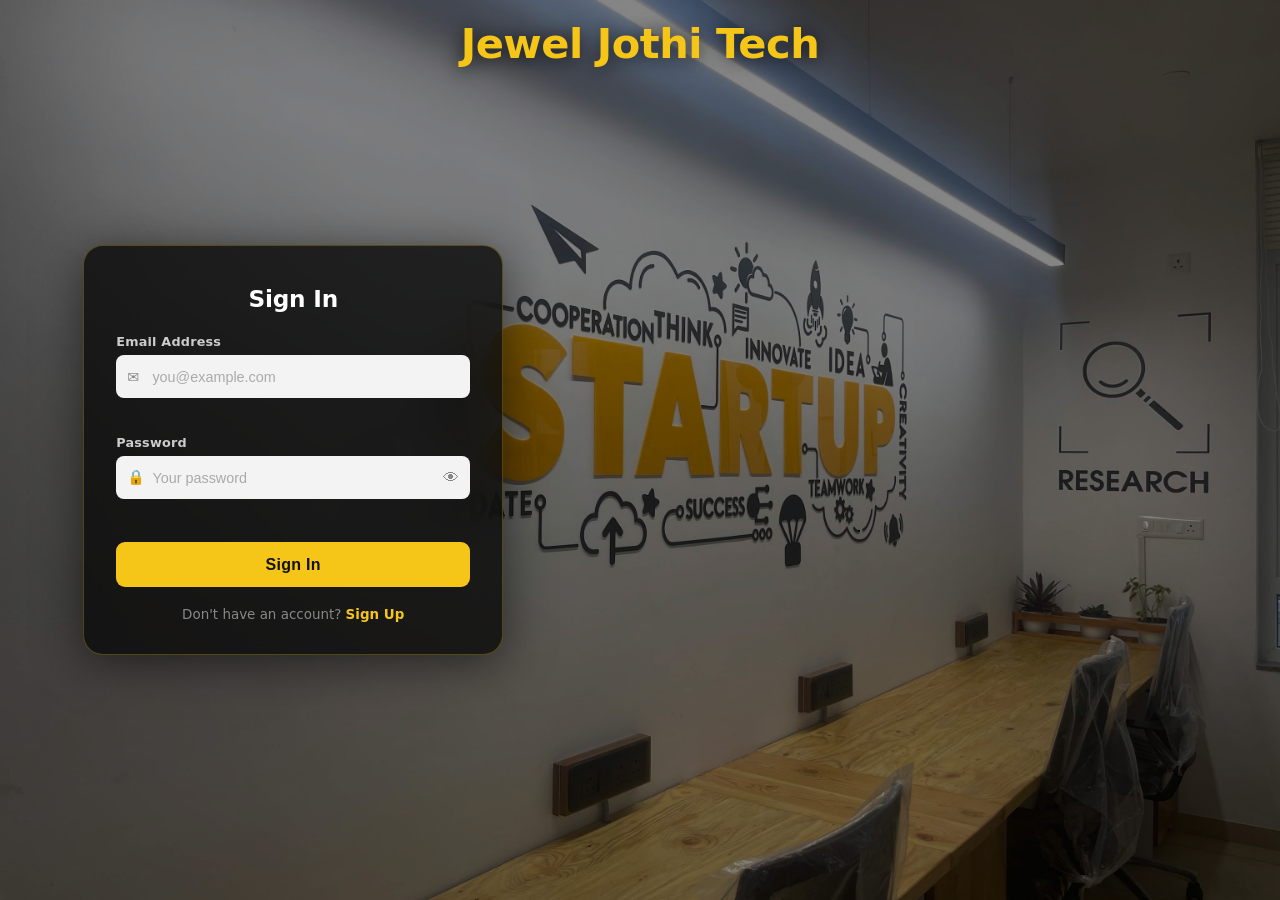
<file: index.html>
<!DOCTYPE html>
<html lang="en">
<head>
  <meta charset="UTF-8">
  <meta name="viewport" content="width=device-width, initial-scale=1.0">
  <title>Jewel Jothi Tech — Login</title>
  <link rel="stylesheet" href="index.css">
</head>
<body>

  <!-- Full-screen background -->
  <div class="bg-overlay"></div>

  <!-- Site title top-center -->
  <h1 class="site-title">Jewel Jothi Tech</h1>

  <!-- Glass card — left side -->
  <div class="glass-card" id="glassCard">

    <!-- ════════════ LOGIN PANEL ════════════ -->
    <div class="panel" id="loginPanel">
      <h2 class="panel-title">Sign In</h2>

      <div class="alert alert-error"   id="loginError"></div>
      <div class="alert alert-success" id="loginSuccess"></div>

      <div class="field-group">
        <label>Email Address</label>
        <div class="input-wrap">
          <span class="fi">&#9993;</span>
          <input type="email" id="loginEmail" placeholder="you@example.com" autocomplete="email">
        </div>
        <span class="field-err" id="loginEmailErr"></span>
      </div>

      <div class="field-group">
        <label>Password</label>
        <div class="input-wrap">
          <span class="fi">&#128274;</span>
          <input type="password" id="loginPassword" placeholder="Your password" autocomplete="current-password">
          <span class="eye" id="loginEye" onclick="togglePw('loginPassword','loginEye')">&#128065;</span>
        </div>
        <span class="field-err" id="loginPasswordErr"></span>
      </div>

      <button class="btn-primary" id="loginBtn" onclick="submitLogin()">Sign In</button>

      <p class="switch-text">
        Don't have an account?
        <a href="#" onclick="switchTo('register')">Sign Up</a>
      </p>
    </div>

    <!-- ════════════ REGISTER PANEL ════════════ -->
    <div class="panel hidden" id="registerPanel">
      <h2 class="panel-title">Create Account</h2>

      <div class="alert alert-error"   id="regError"></div>
      <div class="alert alert-success" id="regSuccess"></div>

      <div class="row-2">
        <div class="field-group">
          <label>First Name</label>
          <div class="input-wrap">
            <span class="fi">&#128100;</span>
            <input type="text" id="regFirst" placeholder="First name" autocomplete="given-name">
          </div>
          <span class="field-err" id="regFirstErr"></span>
        </div>

        <div class="field-group">
          <label>Last Name</label>
          <div class="input-wrap">
            <span class="fi">&#128100;</span>
            <input type="text" id="regLast" placeholder="Last name" autocomplete="family-name">
          </div>
          <span class="field-err" id="regLastErr"></span>
        </div>
      </div>

      <div class="field-group">
        <label>Email Address</label>
        <div class="input-wrap">
          <span class="fi">&#9993;</span>
          <input type="email" id="regEmail" placeholder="you@example.com" autocomplete="email">
        </div>
        <span class="field-err" id="regEmailErr"></span>
      </div>

      <div class="field-group">
        <label>Password</label>
        <div class="input-wrap">
          <span class="fi">&#128274;</span>
          <input type="password" id="regPassword" placeholder="Min. 6 characters">
          <span class="eye" id="regEye" onclick="togglePw('regPassword','regEye')">&#128065;</span>
        </div>
        <span class="field-err" id="regPasswordErr"></span>
      </div>

      <div class="field-group">
        <label>Confirm Password</label>
        <div class="input-wrap">
          <span class="fi">&#128274;</span>
          <input type="password" id="regConfirm" placeholder="Repeat password">
        </div>
        <span class="field-err" id="regConfirmErr"></span>
      </div>

      <button class="btn-primary" id="regBtn" onclick="submitRegister()">Create Account</button>

      <p class="switch-text">
        Already have an account?
        <a href="#" onclick="switchTo('login')">Sign In</a>
      </p>
    </div>

  </div><!-- /glass-card -->

  <script src="Script.js"></script>
</body>
</html>
</file>
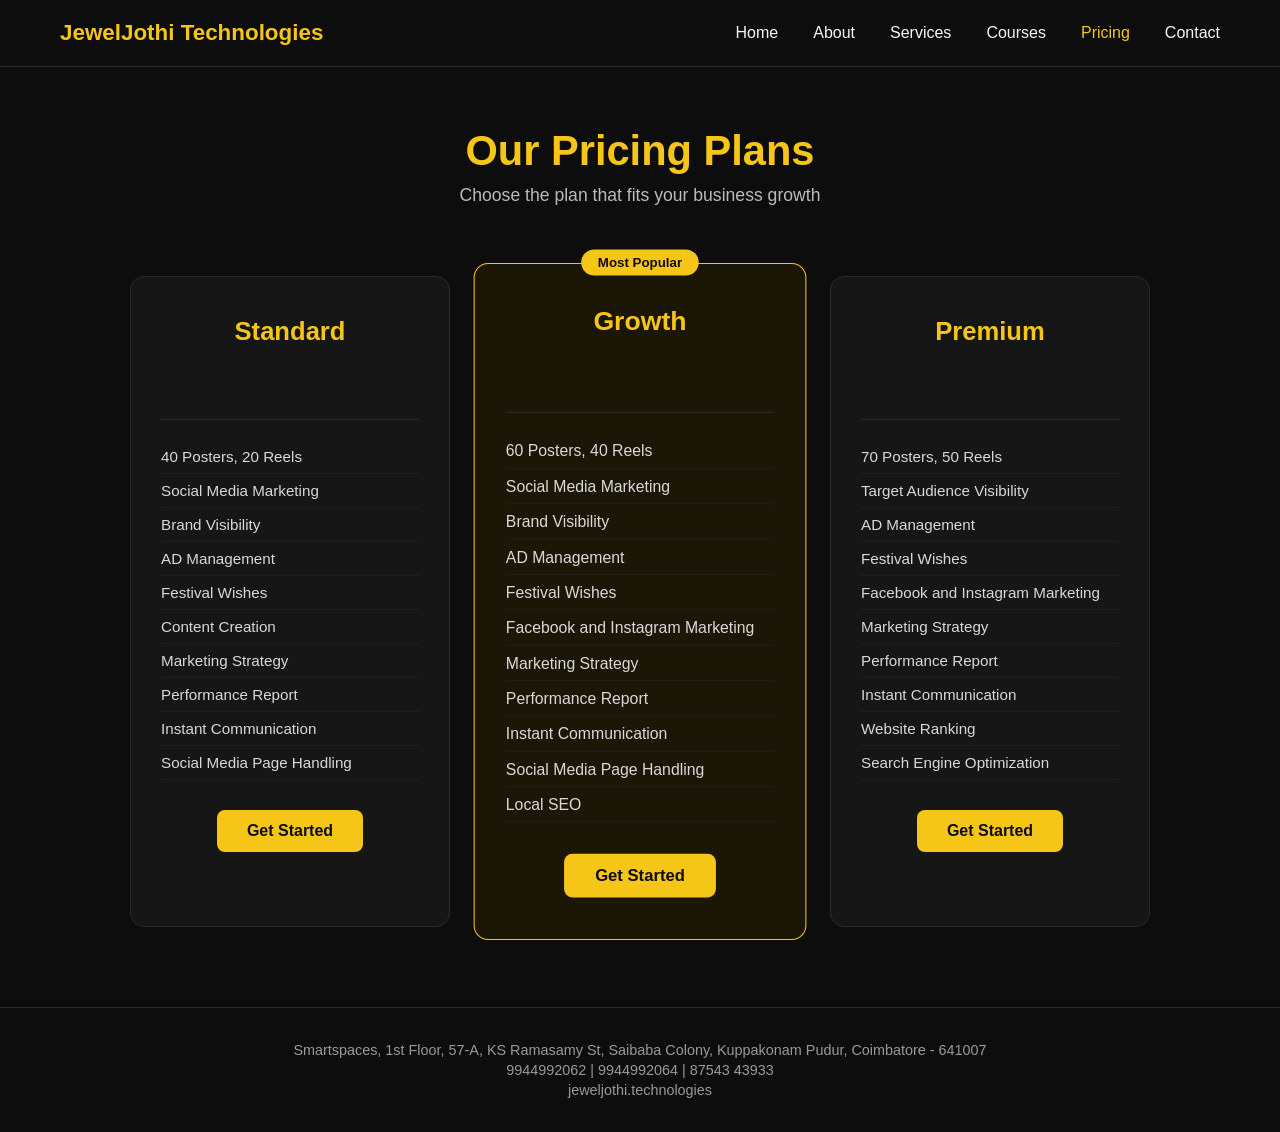
<file: packages.html>
<!DOCTYPE html>
<html lang="en">
<head>
<meta charset="UTF-8">
<meta name="viewport" content="width=device-width, initial-scale=1.0">
<title>Pricing Plans | JewelJothi Technologies</title>
<style>
  /* ===== GLOBAL ===== */
  * {
    margin: 0;
    padding: 0;
    box-sizing: border-box;
  }

  body {
    background-color: #0d0d0d;
    color: #f5f5f5;
    font-family: 'Segoe UI', Arial, sans-serif;
  }

  a {
    text-decoration: none;
  }

  /* ===== NAVBAR ===== */
  .navbar {
    display: flex;
    justify-content: space-between;
    align-items: center;
    padding: 20px 60px;
    background-color: #0d0d0d;
    border-bottom: 1px solid #2a2a2a;
  }

  .logo {
    font-size: 1.4rem;
    font-weight: bold;
    color: #f5c518;
  }

  .nav-links {
    display: flex;
    list-style: none;
    gap: 35px;
  }

  .nav-links a {
    color: #f5f5f5;
    font-size: 1rem;
    transition: color 0.3s ease;
  }

  .nav-links a:hover,
  .nav-links a.active {
    color: #f5c518;
  }

  /* ===== PAGE TITLE ===== */
  .page-title {
    text-align: center;
    padding: 60px 20px 30px;
  }

  .page-title h1 {
    font-size: 2.6rem;
    color: #f5c518;
    margin-bottom: 10px;
  }

  .page-title p {
    color: #bbbbbb;
    font-size: 1.1rem;
  }

  /* ===== PRICING SECTION ===== */
  .pricing-section {
    display: flex;
    flex-wrap: wrap;
    justify-content: center;
    gap: 30px;
    padding: 40px 60px 80px;
  }

  .pricing-card {
    background-color: #161616;
    border: 1px solid #2a2a2a;
    border-radius: 14px;
    padding: 40px 30px;
    width: 320px;
    text-align: center;
    position: relative;
    transition: transform 0.3s ease, border-color 0.3s ease;
  }

  .pricing-card:hover {
    transform: translateY(-8px);
    border-color: #f5c518;
  }

  .pricing-card.featured {
    border-color: #f5c518;
    background-color: #1c1606;
    transform: scale(1.04);
  }

  .badge {
    position: absolute;
    top: -14px;
    left: 50%;
    transform: translateX(-50%);
    background-color: #f5c518;
    color: #0d0d0d;
    font-size: 0.8rem;
    font-weight: bold;
    padding: 5px 16px;
    border-radius: 20px;
  }

  .plan-name {
    font-size: 1.6rem;
    color: #f5c518;
    margin-bottom: 8px;
  }

  .plan-duration {
    color: #999;
    font-size: 0.95rem;
    min-height: 20px;
    margin-bottom: 10px;
  }

  .plan-price {
    font-size: 1.5rem;
    font-weight: bold;
    color: #ffffff;
    min-height: 36px;
    margin-bottom: 20px;
    border-bottom: 1px solid #2a2a2a;
    padding-bottom: 20px;
  }

  .plan-features {
    list-style: none;
    text-align: left;
    margin-bottom: 30px;
  }

  .plan-features li {
    padding: 8px 0;
    color: #d9d9d9;
    font-size: 0.95rem;
    border-bottom: 1px solid #1f1f1f;
  }

  .plan-btn {
    display: inline-block;
    background-color: #f5c518;
    color: #0d0d0d;
    font-weight: bold;
    padding: 12px 30px;
    border-radius: 8px;
    transition: background-color 0.3s ease;
  }

  .plan-btn:hover {
    background-color: #ffffff;
  }

  /* ===== FOOTER ===== */
  .footer {
    text-align: center;
    padding: 30px 20px;
    border-top: 1px solid #2a2a2a;
    color: #999;
    font-size: 0.9rem;
  }

  .footer p {
    margin: 4px 0;
  }

  /* ===== RESPONSIVE ===== */
  @media (max-width: 768px) {
    .navbar {
      flex-direction: column;
      gap: 15px;
      padding: 20px;
    }
    .nav-links {
      flex-wrap: wrap;
      justify-content: center;
      gap: 18px;
    }
    .pricing-section {
      padding: 30px 20px 60px;
    }
  }
</style>
</head>
<body>

  <!-- ===== NAVBAR ===== -->
  <header class="navbar">
    <div class="logo">JewelJothi Technologies</div>
    <nav>
      <ul class="nav-links">
        <li><a href="Home.php">Home</a></li>
        <li><a href="Home.php#about">About</a></li>
        <li><a href="index.html#services">Services</a></li>
        <li><a href="index.html#courses">Courses</a></li>
        <li><a href="pricing.html" class="active">Pricing</a></li>
        <li><a href="index.html#contact">Contact</a></li>
      </ul>
    </nav>
  </header>

  <!-- ===== PAGE TITLE ===== -->
  <section class="page-title">
    <h1>Our Pricing Plans</h1>
    <p>Choose the plan that fits your business growth</p>
  </section>

  <!-- ===== PRICING CARDS ===== -->
  <section class="pricing-section">

    <!-- STANDARD PLAN -->
    <div class="pricing-card">
      <h2 class="plan-name">Standard</h2>
      <p class="plan-duration"><!-- e.g. 3 Month Plan --></p>
      <div class="plan-price"><!-- Add amount here --></div>
      <ul class="plan-features">
        <li>40 Posters, 20 Reels</li>
        <li>Social Media Marketing</li>
        <li>Brand Visibility</li>
        <li>AD Management</li>
        <li>Festival Wishes</li>
        <li>Content Creation</li>
        <li>Marketing Strategy</li>
        <li>Performance Report</li>
        <li>Instant Communication</li>
        <li>Social Media Page Handling</li>
      </ul>
      <a href="index.html#contact" class="plan-btn">Get Started</a>
    </div>

    <!-- GROWTH PLAN -->
    <div class="pricing-card featured">
      <span class="badge">Most Popular</span>
      <h2 class="plan-name">Growth</h2>
      <p class="plan-duration"><!-- e.g. 3 Month Plan --></p>
      <div class="plan-price"><!-- Add amount here --></div>
      <ul class="plan-features">
        <li>60 Posters, 40 Reels</li>
        <li>Social Media Marketing</li>
        <li>Brand Visibility</li>
        <li>AD Management</li>
        <li>Festival Wishes</li>
        <li>Facebook and Instagram Marketing</li>
        <li>Marketing Strategy</li>
        <li>Performance Report</li>
        <li>Instant Communication</li>
        <li>Social Media Page Handling</li>
        <li> Local SEO</li>
      </ul>
      <a href="index.html#contact" class="plan-btn">Get Started</a>
    </div>

    <!-- PREMIUM PLAN -->
    <div class="pricing-card">
      <h2 class="plan-name">Premium</h2>
      <p class="plan-duration"><!-- e.g. 3 Month Plan --></p>
      <div class="plan-price"><!-- Add amount here --></div>
      <ul class="plan-features">
        <li>70 Posters, 50 Reels</li>
        <li>Target Audience Visibility</li>
        <li>AD Management</li>
        <li>Festival Wishes</li>
        <li>Facebook and Instagram Marketing</li>
        <li>Marketing Strategy</li>
        <li>Performance Report</li>
        <li>Instant Communication</li>
        <li>Website Ranking</li>
        <li>Search Engine Optimization</li>
      </ul>
      <a href="index.html#contact" class="plan-btn">Get Started</a>
    </div>

  </section>

  <!-- ===== FOOTER ===== -->
  <footer class="footer">
    <p>Smartspaces, 1st Floor, 57-A, KS Ramasamy St, Saibaba Colony, Kuppakonam Pudur, Coimbatore - 641007</p>
    <p>9944992062 | 9944992064 | 87543 43933</p>
    <p>jeweljothi.technologies</p>
  </footer>

</body>
</html>
</file>
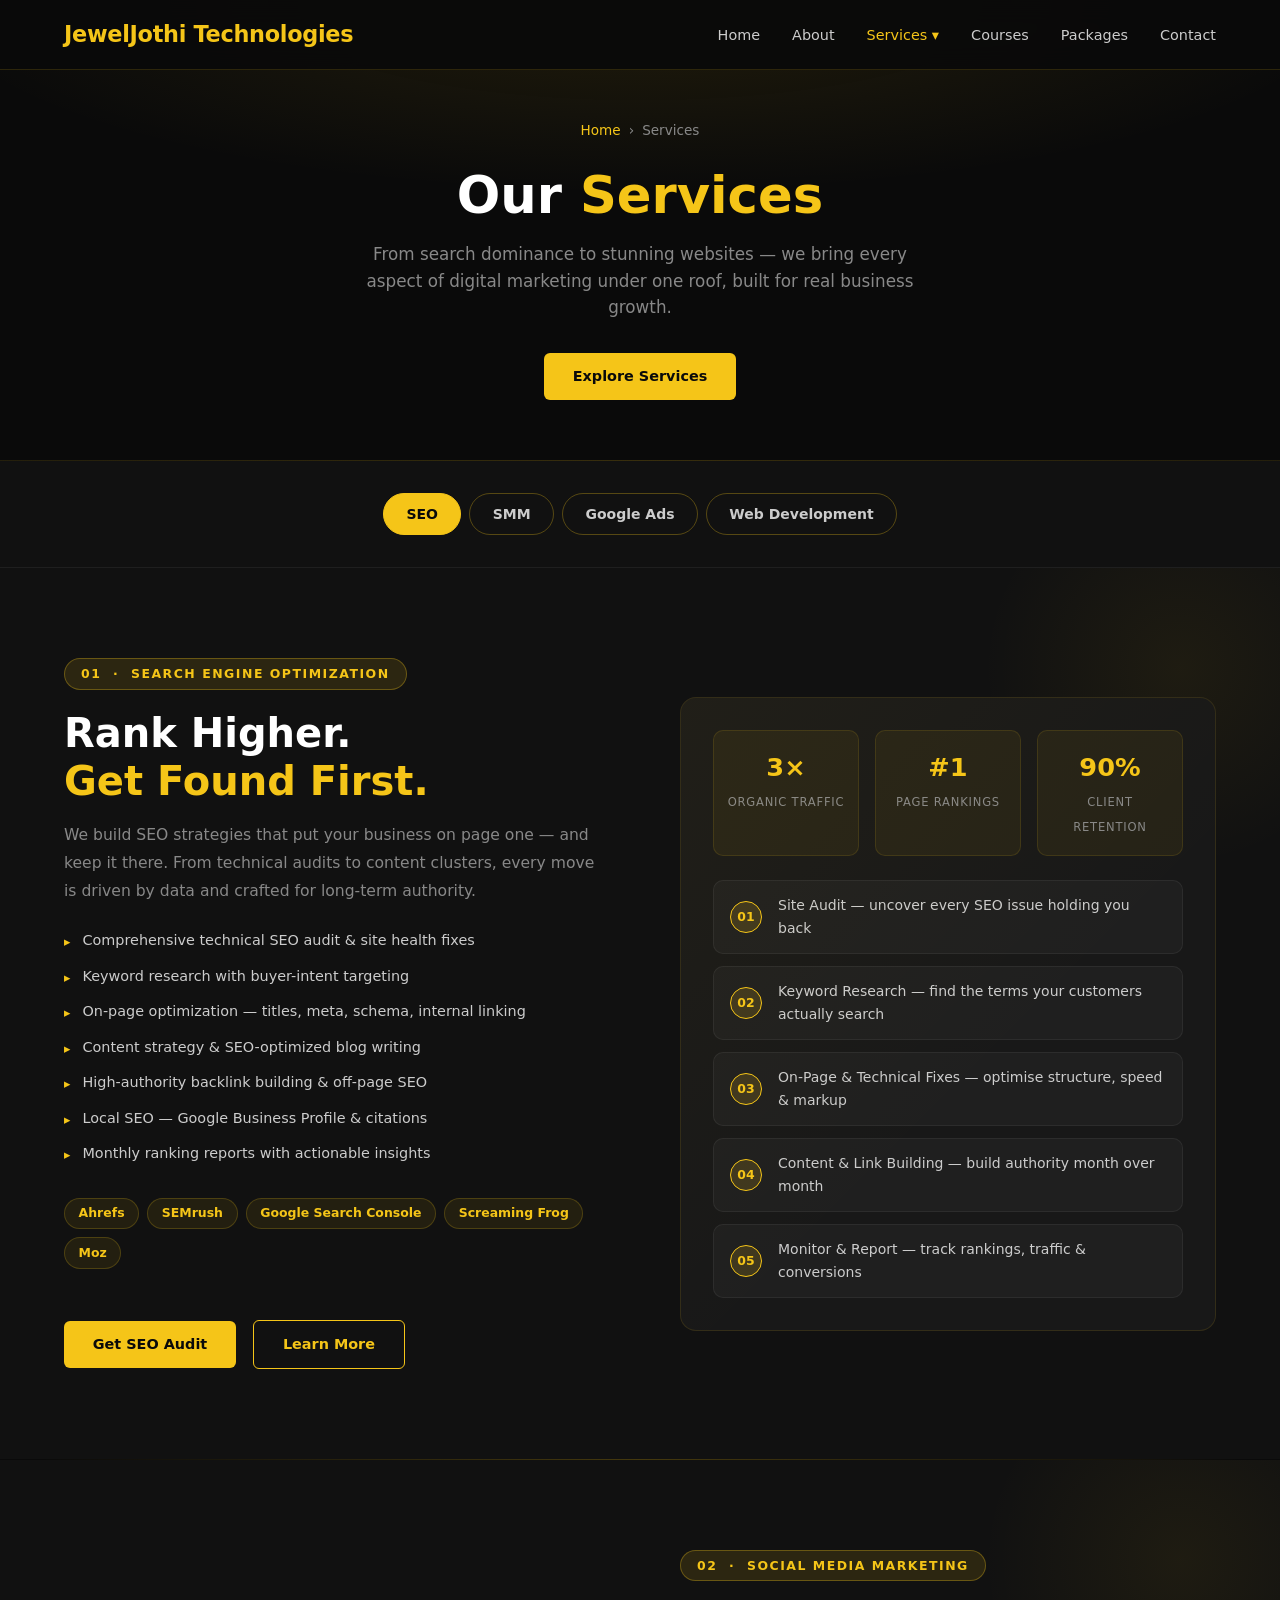
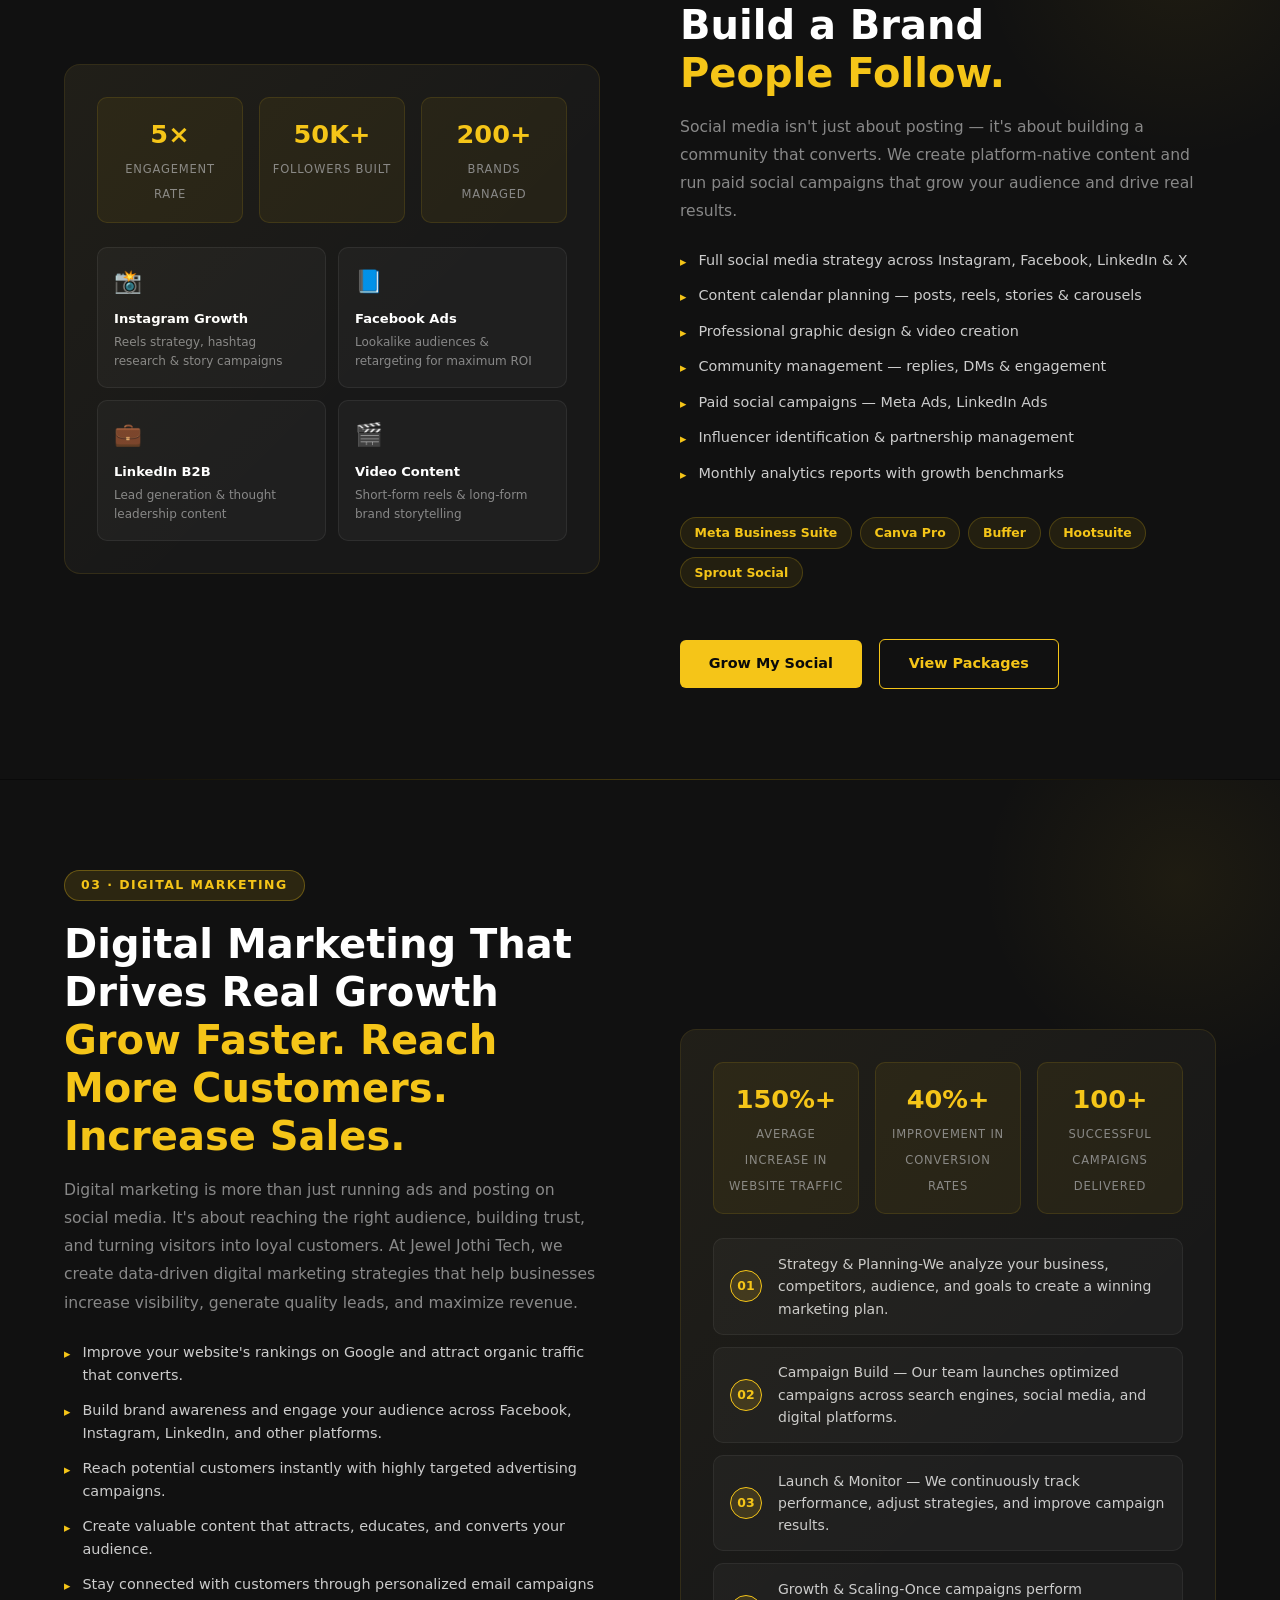
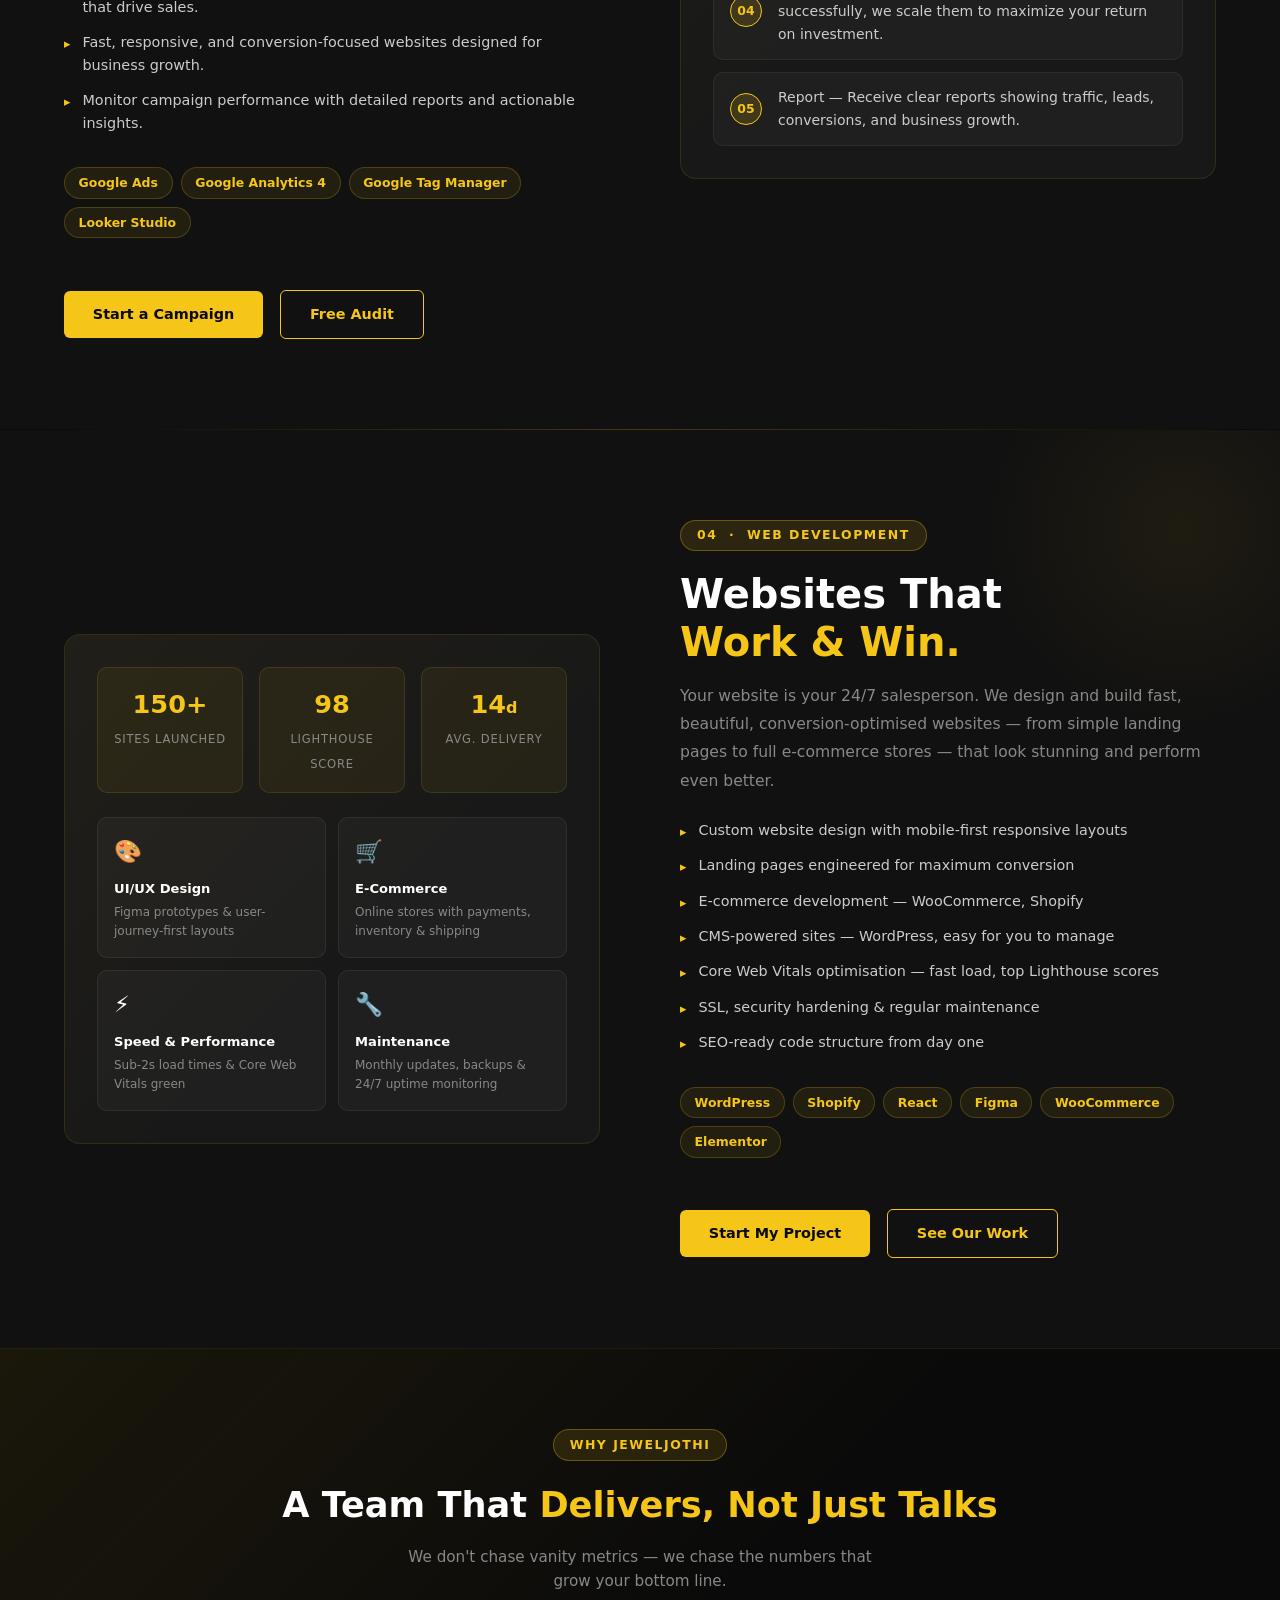
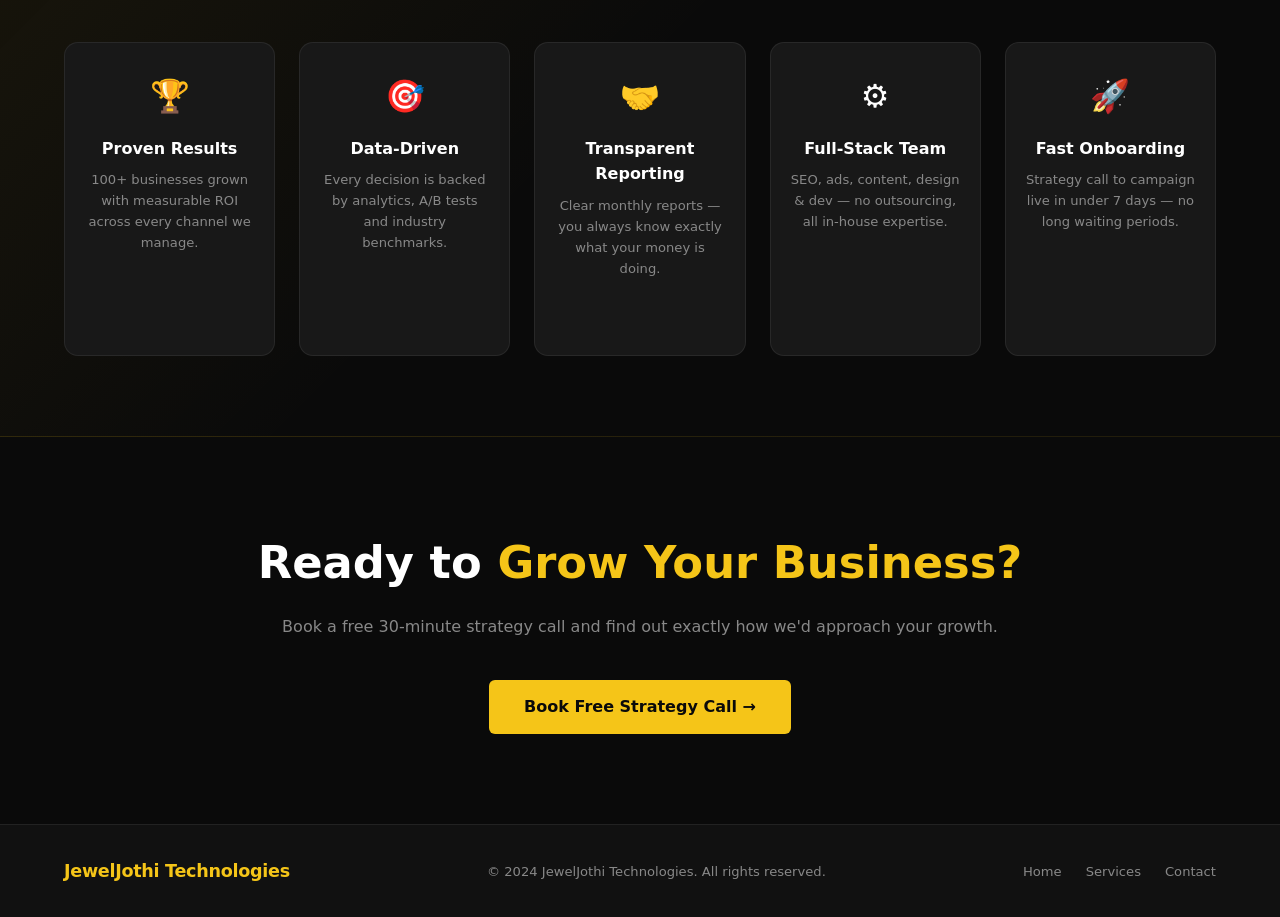
<file: services.html>
<!DOCTYPE html>
<html lang="en">
<head>
<meta charset="UTF-8">
<meta name="viewport" content="width=device-width, initial-scale=1.0">
<title>Services - JewelJothi Technologies</title>
<style>
  * { margin: 0; padding: 0; box-sizing: border-box; }

  :root {
    --yellow: #F5C518;
    --yellow-dark: #d4a800;
    --yellow-light: #FFD84D;
    --black: #0a0a0a;
    --black-card: #111111;
    --black-card2: #181818;
    --white: #ffffff;
    --gray: #888888;
    --gray-light: #cccccc;
  }

  html { scroll-behavior: smooth; }

  body {
    font-family: 'Segoe UI', system-ui, -apple-system, sans-serif;
    background: var(--black);
    color: var(--white);
    line-height: 1.6;
  }

  /* ── NAV ── */
  nav {
    position: fixed;
    top: 0; left: 0; right: 0;
    z-index: 1000;
    background: rgba(10,10,10,0.95);
    backdrop-filter: blur(12px);
    border-bottom: 1px solid rgba(245,197,24,0.15);
    padding: 0 5%;
    display: flex;
    align-items: center;
    justify-content: space-between;
    height: 70px;
  }

  .logo {
    font-size: 1.4rem;
    font-weight: 700;
    color: var(--yellow);
    text-decoration: none;
    letter-spacing: -0.3px;
  }

  .nav-links {
    display: flex;
    list-style: none;
    gap: 2rem;
    align-items: center;
  }

  .nav-links a {
    color: var(--gray-light);
    text-decoration: none;
    font-size: 0.9rem;
    font-weight: 500;
    transition: color 0.2s;
    position: relative;
  }

  .nav-links a:hover, .nav-links a.active { color: var(--yellow); }

  .services-dropdown {
    position: relative;
  }

  .services-dropdown:hover .dropdown-menu { display: block; }

  .dropdown-menu {
    display: none;
    position: absolute;
    top: 100%;
    left: 50%;
    transform: translateX(-50%);
    background: #141414;
    border: 1px solid rgba(245,197,24,0.2);
    border-radius: 10px;
    padding: 0.5rem 0;
    min-width: 170px;
    margin-top: 10px;
    box-shadow: 0 12px 40px rgba(0,0,0,0.6);
  }

  .dropdown-menu a {
    display: block;
    padding: 0.65rem 1.2rem;
    color: var(--gray-light);
    font-size: 0.875rem;
    transition: all 0.2s;
    border-left: 3px solid transparent;
  }

  .dropdown-menu a:hover {
    color: var(--yellow);
    background: rgba(245,197,24,0.06);
    border-left-color: var(--yellow);
  }

  /* ── HERO ── */
  .page-hero {
    min-height: 340px;
    display: flex;
    align-items: center;
    justify-content: center;
    text-align: center;
    background: radial-gradient(ellipse 80% 60% at 50% 0%, rgba(245,197,24,0.10) 0%, transparent 70%);
    padding: 120px 5% 60px;
    border-bottom: 1px solid rgba(245,197,24,0.1);
  }

  .page-hero h1 {
    font-size: clamp(2rem, 5vw, 3.2rem);
    font-weight: 800;
    color: var(--white);
    line-height: 1.15;
    margin-bottom: 1rem;
  }

  .page-hero h1 span { color: var(--yellow); }

  .page-hero p {
    font-size: 1.05rem;
    color: var(--gray);
    max-width: 560px;
    margin: 0 auto 2rem;
  }

  .breadcrumb {
    display: flex;
    align-items: center;
    gap: 0.5rem;
    justify-content: center;
    font-size: 0.85rem;
    color: var(--gray);
    margin-bottom: 1.5rem;
  }

  .breadcrumb a { color: var(--yellow); text-decoration: none; }
  .breadcrumb span { color: var(--gray); }

  /* ── SERVICE NAV TABS ── */
  .service-tabs {
    display: flex;
    justify-content: center;
    gap: 0.5rem;
    padding: 2rem 5%;
    flex-wrap: wrap;
    background: var(--black-card);
    border-bottom: 1px solid rgba(255,255,255,0.06);
    position: sticky;
    top: 70px;
    z-index: 100;
  }

  .tab-btn {
    padding: 0.55rem 1.4rem;
    border-radius: 40px;
    border: 1.5px solid rgba(245,197,24,0.3);
    background: transparent;
    color: var(--gray-light);
    font-size: 0.875rem;
    font-weight: 600;
    cursor: pointer;
    transition: all 0.25s;
    text-decoration: none;
  }

  .tab-btn:hover, .tab-btn.active {
    background: var(--yellow);
    color: var(--black);
    border-color: var(--yellow);
  }

  /* ── SECTIONS ── */
  .service-section {
    padding: 90px 5%;
    position: relative;
    overflow: hidden;
  }

  .service-section:nth-child(even) {
    background: var(--black-card);
  }

  .service-section::before {
    content: '';
    position: absolute;
    width: 400px;
    height: 400px;
    border-radius: 50%;
    background: radial-gradient(circle, rgba(245,197,24,0.06) 0%, transparent 70%);
    top: -100px;
    right: -100px;
    pointer-events: none;
  }

  .section-inner {
    max-width: 1200px;
    margin: 0 auto;
  }

  .service-grid {
    display: grid;
    grid-template-columns: 1fr 1fr;
    gap: 5rem;
    align-items: center;
  }

  .service-grid.reverse { direction: rtl; }
  .service-grid.reverse > * { direction: ltr; }

  .section-label {
    display: inline-block;
    background: rgba(245,197,24,0.12);
    color: var(--yellow);
    border: 1px solid rgba(245,197,24,0.3);
    padding: 0.3rem 1rem;
    border-radius: 40px;
    font-size: 0.78rem;
    font-weight: 700;
    letter-spacing: 1.5px;
    text-transform: uppercase;
    margin-bottom: 1.2rem;
  }

  .service-content h2 {
    font-size: clamp(1.8rem, 3.5vw, 2.5rem);
    font-weight: 800;
    color: var(--white);
    line-height: 1.2;
    margin-bottom: 1rem;
  }

  .service-content h2 span { color: var(--yellow); }

  .service-content p {
    color: var(--gray);
    font-size: 0.975rem;
    line-height: 1.8;
    margin-bottom: 1.5rem;
  }

  .feature-list {
    list-style: none;
    display: grid;
    gap: 0.75rem;
    margin-bottom: 2rem;
  }

  .feature-list li {
    display: flex;
    align-items: flex-start;
    gap: 0.75rem;
    font-size: 0.9rem;
    color: var(--gray-light);
  }

  .feature-list li::before {
    content: '▸';
    color: var(--yellow);
    font-size: 0.8rem;
    margin-top: 3px;
    flex-shrink: 0;
  }

  .cta-btn {
    display: inline-flex;
    align-items: center;
    gap: 0.5rem;
    padding: 0.75rem 1.8rem;
    background: var(--yellow);
    color: var(--black);
    border: none;
    border-radius: 6px;
    font-size: 0.9rem;
    font-weight: 700;
    cursor: pointer;
    text-decoration: none;
    transition: all 0.2s;
  }

  .cta-btn:hover {
    background: var(--yellow-light);
    transform: translateY(-2px);
  }

  .cta-btn-outline {
    background: transparent;
    color: var(--yellow);
    border: 1.5px solid var(--yellow);
    margin-left: 0.75rem;
  }

  .cta-btn-outline:hover {
    background: rgba(245,197,24,0.08);
    color: var(--yellow);
  }

  /* ── VISUAL PANEL ── */
  .service-visual {
    position: relative;
  }

  .visual-card {
    background: var(--black-card2);
    border: 1px solid rgba(245,197,24,0.12);
    border-radius: 16px;
    padding: 2rem;
    position: relative;
    overflow: hidden;
  }

  .visual-card::after {
    content: '';
    position: absolute;
    inset: 0;
    background: linear-gradient(135deg, rgba(245,197,24,0.04) 0%, transparent 60%);
    pointer-events: none;
  }

  .visual-icon {
    font-size: 3rem;
    margin-bottom: 1.5rem;
    display: block;
  }

  .stat-row {
    display: grid;
    grid-template-columns: 1fr 1fr 1fr;
    gap: 1rem;
    margin-bottom: 1.5rem;
  }

  .stat-box {
    background: rgba(245,197,24,0.06);
    border: 1px solid rgba(245,197,24,0.12);
    border-radius: 10px;
    padding: 1rem 0.75rem;
    text-align: center;
  }

  .stat-box .num {
    font-size: 1.6rem;
    font-weight: 800;
    color: var(--yellow);
    display: block;
  }

  .stat-box .lbl {
    font-size: 0.72rem;
    color: var(--gray);
    text-transform: uppercase;
    letter-spacing: 0.8px;
  }

  .process-steps {
    display: flex;
    flex-direction: column;
    gap: 0.75rem;
  }

  .step {
    display: flex;
    align-items: center;
    gap: 1rem;
    background: rgba(255,255,255,0.03);
    border: 1px solid rgba(255,255,255,0.06);
    border-radius: 10px;
    padding: 0.85rem 1rem;
    transition: border-color 0.2s;
  }

  .step:hover { border-color: rgba(245,197,24,0.25); }

  .step-num {
    width: 32px;
    height: 32px;
    border-radius: 50%;
    background: rgba(245,197,24,0.15);
    border: 1px solid var(--yellow);
    display: flex;
    align-items: center;
    justify-content: center;
    font-size: 0.78rem;
    font-weight: 700;
    color: var(--yellow);
    flex-shrink: 0;
  }

  .step-text { font-size: 0.875rem; color: var(--gray-light); }

  /* ── TOOLS TAGS ── */
  .tools-row {
    display: flex;
    flex-wrap: wrap;
    gap: 0.5rem;
    margin-top: 1rem;
  }

  .tool-tag {
    background: rgba(245,197,24,0.08);
    border: 1px solid rgba(245,197,24,0.2);
    color: var(--yellow);
    padding: 0.3rem 0.85rem;
    border-radius: 40px;
    font-size: 0.78rem;
    font-weight: 600;
  }

  /* ── MINI CARDS IN VISUAL ── */
  .mini-cards {
    display: grid;
    grid-template-columns: 1fr 1fr;
    gap: 0.75rem;
  }

  .mini-card {
    background: rgba(255,255,255,0.03);
    border: 1px solid rgba(255,255,255,0.07);
    border-radius: 10px;
    padding: 1rem;
    transition: border-color 0.2s;
  }

  .mini-card:hover { border-color: rgba(245,197,24,0.3); }

  .mini-card .mc-icon {
    font-size: 1.4rem;
    margin-bottom: 0.5rem;
    display: block;
  }

  .mini-card .mc-title {
    font-size: 0.82rem;
    font-weight: 700;
    color: var(--white);
    margin-bottom: 0.25rem;
  }

  .mini-card .mc-desc {
    font-size: 0.75rem;
    color: var(--gray);
  }

  /* ── WHY US BANNER ── */
  .why-section {
    padding: 80px 5%;
    background: linear-gradient(135deg, rgba(245,197,24,0.07) 0%, transparent 50%);
    border-top: 1px solid rgba(245,197,24,0.1);
    border-bottom: 1px solid rgba(245,197,24,0.1);
  }

  .why-inner {
    max-width: 1200px;
    margin: 0 auto;
    text-align: center;
  }

  .why-inner h2 {
    font-size: clamp(1.6rem, 3vw, 2.2rem);
    font-weight: 800;
    margin-bottom: 0.75rem;
  }

  .why-inner h2 span { color: var(--yellow); }

  .why-inner p {
    color: var(--gray);
    max-width: 500px;
    margin: 0 auto 3rem;
    font-size: 0.95rem;
  }

  .why-grid {
    display: grid;
    grid-template-columns: repeat(auto-fit, minmax(200px, 1fr));
    gap: 1.5rem;
  }

  .why-card {
    background: var(--black-card2);
    border: 1px solid rgba(255,255,255,0.07);
    border-radius: 14px;
    padding: 1.75rem 1.25rem;
    text-align: center;
    transition: border-color 0.25s, transform 0.25s;
  }

  .why-card:hover {
    border-color: var(--yellow);
    transform: translateY(-4px);
  }

  .why-card .w-icon { font-size: 2rem; margin-bottom: 0.85rem; display: block; }
  .why-card h3 { font-size: 1rem; font-weight: 700; color: var(--white); margin-bottom: 0.5rem; }
  .why-card p { font-size: 0.82rem; color: var(--gray); line-height: 1.6; }

  /* ── CTA SECTION ── */
  .cta-section {
    padding: 90px 5%;
    text-align: center;
  }

  .cta-section h2 {
    font-size: clamp(1.8rem, 4vw, 2.8rem);
    font-weight: 800;
    margin-bottom: 1rem;
  }

  .cta-section h2 span { color: var(--yellow); }

  .cta-section p {
    color: var(--gray);
    margin-bottom: 2.5rem;
    font-size: 1rem;
  }

  /* ── FOOTER ── */
  footer {
    background: var(--black-card);
    border-top: 1px solid rgba(255,255,255,0.07);
    padding: 2rem 5%;
    display: flex;
    align-items: center;
    justify-content: space-between;
    flex-wrap: wrap;
    gap: 1rem;
  }

  footer .logo { font-size: 1.1rem; }

  footer p {
    font-size: 0.82rem;
    color: var(--gray);
  }

  footer .footer-links {
    display: flex;
    gap: 1.5rem;
  }

  footer .footer-links a {
    font-size: 0.82rem;
    color: var(--gray);
    text-decoration: none;
    transition: color 0.2s;
  }

  footer .footer-links a:hover { color: var(--yellow); }

  /* ── SECTION DIVIDER ── */
  .section-divider {
    height: 1px;
    background: linear-gradient(90deg, transparent, rgba(245,197,24,0.25), transparent);
    max-width: 1200px;
    margin: 0 auto;
  }

  /* ── RESPONSIVE ── */
  @media (max-width: 900px) {
    .service-grid, .service-grid.reverse { grid-template-columns: 1fr; direction: ltr; gap: 2.5rem; }
    .service-section { padding: 60px 5%; }
    .stat-row { grid-template-columns: 1fr 1fr; }
    nav .nav-links { gap: 1rem; }
  }

  @media (max-width: 600px) {
    .nav-links { display: none; }
    .mini-cards { grid-template-columns: 1fr; }
    .stat-row { grid-template-columns: 1fr 1fr 1fr; }
  }
</style>
</head>
<body>

<!-- NAV -->
<nav>
  <a href="index.html" class="logo">JewelJothi Technologies</a>
  <ul class="nav-links">
    <li><a href="Home.html">Home</a></li>
    <li><a href="Home.html#about">About</a></li>
    <li class="services-dropdown">
      <a href="services.html" class="active">Services ▾</a>
      <div class="dropdown-menu">
        <a href="services.html#seo">SEO</a>
        <a href="services.html#smm">SMM</a>
        <a href="services.html#google-ads">Google Ads</a>
        <a href="services.html#web-development">Web Development</a>
      </div>
    </li>
    <li><a href="Home.html#courses">Courses</a></li>
    <li><a href="Home.html#packages">Packages</a></li>
    <li><a href="Home.html#contact">Contact</a></li>
  </ul>
</nav>

<!-- PAGE HERO -->
<section class="page-hero">
  <div>
    <div class="breadcrumb">
      <a href="index.html">Home</a>
      <span>›</span>
      <span>Services</span>
    </div>
    <h1>Our <span>Services</span></h1>
    <p>From search dominance to stunning websites — we bring every aspect of digital marketing under one roof, built for real business growth.</p>
    <a href="#seo" class="cta-btn">Explore Services</a>
  </div>
</section>

<!-- SERVICE NAV TABS -->
<div class="service-tabs">
  <a href="#seo" class="tab-btn">SEO</a>
  <a href="#smm" class="tab-btn">SMM</a>
  <a href="#google-ads" class="tab-btn">Google Ads</a>
  <a href="#web-development" class="tab-btn">Web Development</a>
</div>


<!-- ═══════════════════════════════════════ -->
<!--  SEO SECTION -->
<!-- ═══════════════════════════════════════ -->
<section class="service-section" id="seo">
  <div class="section-inner">
    <div class="service-grid">

      <div class="service-content">
        <span class="section-label">01 &nbsp;·&nbsp; Search Engine Optimization</span>
        <h2>Rank Higher.<br><span>Get Found First.</span></h2>
        <p>We build SEO strategies that put your business on page one — and keep it there. From technical audits to content clusters, every move is driven by data and crafted for long-term authority.</p>
        <ul class="feature-list">
          <li>Comprehensive technical SEO audit & site health fixes</li>
          <li>Keyword research with buyer-intent targeting</li>
          <li>On-page optimization — titles, meta, schema, internal linking</li>
          <li>Content strategy & SEO-optimized blog writing</li>
          <li>High-authority backlink building & off-page SEO</li>
          <li>Local SEO — Google Business Profile & citations</li>
          <li>Monthly ranking reports with actionable insights</li>
        </ul>
        <div class="tools-row">
          <span class="tool-tag">Ahrefs</span>
          <span class="tool-tag">SEMrush</span>
          <span class="tool-tag">Google Search Console</span>
          <span class="tool-tag">Screaming Frog</span>
          <span class="tool-tag">Moz</span>
        </div>
        <br><br>
        <a href="#" class="cta-btn">Get SEO Audit</a>
        <a href="#" class="cta-btn cta-btn-outline">Learn More</a>
      </div>

      <div class="service-visual">
        <div class="visual-card">
          <div class="stat-row">
            <div class="stat-box">
              <span class="num">3×</span>
              <span class="lbl">Organic Traffic</span>
            </div>
            <div class="stat-box">
              <span class="num">#1</span>
              <span class="lbl">Page Rankings</span>
            </div>
            <div class="stat-box">
              <span class="num">90%</span>
              <span class="lbl">Client Retention</span>
            </div>
          </div>
          <div class="process-steps">
            <div class="step">
              <div class="step-num">01</div>
              <span class="step-text">Site Audit — uncover every SEO issue holding you back</span>
            </div>
            <div class="step">
              <div class="step-num">02</div>
              <span class="step-text">Keyword Research — find the terms your customers actually search</span>
            </div>
            <div class="step">
              <div class="step-num">03</div>
              <span class="step-text">On-Page & Technical Fixes — optimise structure, speed & markup</span>
            </div>
            <div class="step">
              <div class="step-num">04</div>
              <span class="step-text">Content & Link Building — build authority month over month</span>
            </div>
            <div class="step">
              <div class="step-num">05</div>
              <span class="step-text">Monitor & Report — track rankings, traffic & conversions</span>
            </div>
          </div>
        </div>
      </div>

    </div>
  </div>
</section>

<div class="section-divider"></div>

<!-- ═══════════════════════════════════════ -->
<!--  SMM SECTION -->
<!-- ═══════════════════════════════════════ -->
<section class="service-section" id="smm">
  <div class="section-inner">
    <div class="service-grid reverse">

      <div class="service-content">
        <span class="section-label">02 &nbsp;·&nbsp; Social Media Marketing</span>
        <h2>Build a Brand<br><span>People Follow.</span></h2>
        <p>Social media isn't just about posting — it's about building a community that converts. We create platform-native content and run paid social campaigns that grow your audience and drive real results.</p>
        <ul class="feature-list">
          <li>Full social media strategy across Instagram, Facebook, LinkedIn & X</li>
          <li>Content calendar planning — posts, reels, stories & carousels</li>
          <li>Professional graphic design & video creation</li>
          <li>Community management — replies, DMs & engagement</li>
          <li>Paid social campaigns — Meta Ads, LinkedIn Ads</li>
          <li>Influencer identification & partnership management</li>
          <li>Monthly analytics reports with growth benchmarks</li>
        </ul>
        <div class="tools-row">
          <span class="tool-tag">Meta Business Suite</span>
          <span class="tool-tag">Canva Pro</span>
          <span class="tool-tag">Buffer</span>
          <span class="tool-tag">Hootsuite</span>
          <span class="tool-tag">Sprout Social</span>
        </div>
        <br><br>
        <a href="#" class="cta-btn">Grow My Social</a>
        <a href="#" class="cta-btn cta-btn-outline">View Packages</a>
      </div>

      <div class="service-visual">
        <div class="visual-card">
          <div class="stat-row">
            <div class="stat-box">
              <span class="num">5×</span>
              <span class="lbl">Engagement Rate</span>
            </div>
            <div class="stat-box">
              <span class="num">50K+</span>
              <span class="lbl">Followers Built</span>
            </div>
            <div class="stat-box">
              <span class="num">200+</span>
              <span class="lbl">Brands Managed</span>
            </div>
          </div>
          <div class="mini-cards">
            <div class="mini-card">
              <span class="mc-icon">📸</span>
              <div class="mc-title">Instagram Growth</div>
              <div class="mc-desc">Reels strategy, hashtag research & story campaigns</div>
            </div>
            <div class="mini-card">
              <span class="mc-icon">📘</span>
              <div class="mc-title">Facebook Ads</div>
              <div class="mc-desc">Lookalike audiences & retargeting for maximum ROI</div>
            </div>
            <div class="mini-card">
              <span class="mc-icon">💼</span>
              <div class="mc-title">LinkedIn B2B</div>
              <div class="mc-desc">Lead generation & thought leadership content</div>
            </div>
            <div class="mini-card">
              <span class="mc-icon">🎬</span>
              <div class="mc-title">Video Content</div>
              <div class="mc-desc">Short-form reels & long-form brand storytelling</div>
            </div>
          </div>
        </div>
      </div>

    </div>
  </div>
</section>

<div class="section-divider"></div>

<!-- ═══════════════════════════════════════ -->
<!--  GOOGLE ADS SECTION -->
<!-- ═══════════════════════════════════════ -->
<section class="service-section" id="Digital Marketing">
  <div class="section-inner">
    <div class="service-grid">

      <div class="service-content">
        <span class="section-label">03&nbsp;·&nbsp;Digital Marketing </span>
        <h2>Digital Marketing That Drives Real Growth<br><span>Grow Faster. Reach More Customers. Increase Sales.</span></h2>
        <p>Digital marketing is more than just running ads and posting on social media. It's about reaching the right audience, building trust, and turning visitors into loyal customers. At Jewel Jothi Tech, we create data-driven digital marketing strategies that help businesses increase visibility, generate quality leads, and maximize revenue.</p>
        <ul class="feature-list">
          <li>Improve your website's rankings on Google and attract organic traffic that converts.</li>
          <li>Build brand awareness and engage your audience across Facebook, Instagram, LinkedIn, and other platforms.</li>
          <li>Reach potential customers instantly with highly targeted advertising campaigns.</li>
          <li>Create valuable content that attracts, educates, and converts your audience.</li>
          <li>Stay connected with customers through personalized email campaigns that drive sales.</li>
          <li>Fast, responsive, and conversion-focused websites designed for business growth.</li>
          <li>Monitor campaign performance with detailed reports and actionable insights.</li>
        </ul>
        <div class="tools-row">
          <span class="tool-tag">Google Ads</span>
          <span class="tool-tag">Google Analytics 4</span>
          <span class="tool-tag">Google Tag Manager</span>
          <span class="tool-tag">Looker Studio</span>
        </div>
        <br><br>
        <a href="#" class="cta-btn">Start a Campaign</a>
        <a href="#" class="cta-btn cta-btn-outline">Free Audit</a>
      </div>

      <div class="service-visual">
        <div class="visual-card">
          <div class="stat-row">
            <div class="stat-box">
              <span class="num">150%+</span>
              <span class="lbl">Average Increase in Website Traffic</span>
            </div>
            <div class="stat-box">
              <span class="num">40%+</span>
              <span class="lbl">Improvement in Conversion Rates</span>
            </div>
            <div class="stat-box">
              <span class="num">100+</span>
              <span class="lbl">Successful Campaigns Delivered</span>
            </div>
          </div>
          <div class="process-steps">
            <div class="step">
              <div class="step-num">01</div>
              <span class="step-text">Strategy & Planning-We analyze your business, competitors, audience, and goals to create a winning marketing plan.</span>
            </div>
            <div class="step">
              <div class="step-num">02</div>
              <span class="step-text">Campaign Build — Our team launches optimized campaigns across search engines, social media, and digital platforms.</span>
            </div>
            <div class="step">
              <div class="step-num">03</div>
              <span class="step-text">Launch & Monitor — We continuously track performance, adjust strategies, and improve campaign results.</span>
            </div>
            <div class="step">
              <div class="step-num">04</div>
              <span class="step-text">Growth & Scaling-Once campaigns perform successfully, we scale them to maximize your return on investment.</span>
            </div>
            <div class="step">
              <div class="step-num">05</div>
              <span class="step-text">Report — Receive clear reports showing traffic, leads, conversions, and business growth.</span>
            </div>
          </div>
        </div>
      </div>

    </div>
  </div>
</section>

<div class="section-divider"></div>

<!-- ═══════════════════════════════════════ -->
<!--  WEB DEVELOPMENT SECTION -->
<!-- ═══════════════════════════════════════ -->
<section class="service-section" id="web-development">
  <div class="section-inner">
    <div class="service-grid reverse">

      <div class="service-content">
        <span class="section-label">04 &nbsp;·&nbsp; Web Development</span>
        <h2>Websites That<br><span>Work & Win.</span></h2>
        <p>Your website is your 24/7 salesperson. We design and build fast, beautiful, conversion-optimised websites — from simple landing pages to full e-commerce stores — that look stunning and perform even better.</p>
        <ul class="feature-list">
          <li>Custom website design with mobile-first responsive layouts</li>
          <li>Landing pages engineered for maximum conversion</li>
          <li>E-commerce development — WooCommerce, Shopify</li>
          <li>CMS-powered sites — WordPress, easy for you to manage</li>
          <li>Core Web Vitals optimisation — fast load, top Lighthouse scores</li>
          <li>SSL, security hardening & regular maintenance</li>
          <li>SEO-ready code structure from day one</li>
        </ul>
        <div class="tools-row">
          <span class="tool-tag">WordPress</span>
          <span class="tool-tag">Shopify</span>
          <span class="tool-tag">React</span>
          <span class="tool-tag">Figma</span>
          <span class="tool-tag">WooCommerce</span>
          <span class="tool-tag">Elementor</span>
        </div>
        <br><br>
        <a href="#" class="cta-btn">Start My Project</a>
        <a href="#" class="cta-btn cta-btn-outline">See Our Work</a>
      </div>

      <div class="service-visual">
        <div class="visual-card">
          <div class="stat-row">
            <div class="stat-box">
              <span class="num">150+</span>
              <span class="lbl">Sites Launched</span>
            </div>
            <div class="stat-box">
              <span class="num">98</span>
              <span class="lbl">Lighthouse Score</span>
            </div>
            <div class="stat-box">
              <span class="num">14<small style="font-size:1rem">d</small></span>
              <span class="lbl">Avg. Delivery</span>
            </div>
          </div>
          <div class="mini-cards">
            <div class="mini-card">
              <span class="mc-icon">🎨</span>
              <div class="mc-title">UI/UX Design</div>
              <div class="mc-desc">Figma prototypes & user-journey-first layouts</div>
            </div>
            <div class="mini-card">
              <span class="mc-icon">🛒</span>
              <div class="mc-title">E-Commerce</div>
              <div class="mc-desc">Online stores with payments, inventory & shipping</div>
            </div>
            <div class="mini-card">
              <span class="mc-icon">⚡</span>
              <div class="mc-title">Speed & Performance</div>
              <div class="mc-desc">Sub-2s load times & Core Web Vitals green</div>
            </div>
            <div class="mini-card">
              <span class="mc-icon">🔧</span>
              <div class="mc-title">Maintenance</div>
              <div class="mc-desc">Monthly updates, backups & 24/7 uptime monitoring</div>
            </div>
          </div>
        </div>
      </div>

    </div>
  </div>
</section>


<!-- WHY US -->
<section class="why-section">
  <div class="why-inner">
    <span class="section-label" style="margin-bottom:1rem;">Why JewelJothi</span>
    <h2>A Team That <span>Delivers, Not Just Talks</span></h2>
    <p>We don't chase vanity metrics — we chase the numbers that grow your bottom line.</p>
    <div class="why-grid">
      <div class="why-card">
        <span class="w-icon">🏆</span>
        <h3>Proven Results</h3>
        <p>100+ businesses grown with measurable ROI across every channel we manage.</p>
      </div>
      <div class="why-card">
        <span class="w-icon">🎯</span>
        <h3>Data-Driven</h3>
        <p>Every decision is backed by analytics, A/B tests and industry benchmarks.</p>
      </div>
      <div class="why-card">
        <span class="w-icon">🤝</span>
        <h3>Transparent Reporting</h3>
        <p>Clear monthly reports — you always know exactly what your money is doing.</p>
      </div>
      <div class="why-card">
        <span class="w-icon">⚙️</span>
        <h3>Full-Stack Team</h3>
        <p>SEO, ads, content, design & dev — no outsourcing, all in-house expertise.</p>
      </div>
      <div class="why-card">
        <span class="w-icon">🚀</span>
        <h3>Fast Onboarding</h3>
        <p>Strategy call to campaign live in under 7 days — no long waiting periods.</p>
      </div>
    </div>
  </div>
</section>

<!-- CTA -->
<section class="cta-section">
  <h2>Ready to <span>Grow Your Business?</span></h2>
  <p>Book a free 30-minute strategy call and find out exactly how we'd approach your growth.</p>
  <a href="#" class="cta-btn" style="font-size:1rem; padding: 0.9rem 2.2rem;">Book Free Strategy Call →</a>
</section>

<!-- FOOTER -->
<footer>
  <a href="index.html" class="logo">JewelJothi Technologies</a>
  <p>© 2024 JewelJothi Technologies. All rights reserved.</p>
  <div class="footer-links">
    <a href="index.html">Home</a>
    <a href="services.html">Services</a>
    <a href="#">Contact</a>
  </div>
</footer>

<script>
  // Highlight active tab based on scroll position
  const sections = document.querySelectorAll('.service-section[id]');
  const tabs = document.querySelectorAll('.tab-btn');

  const observer = new IntersectionObserver((entries) => {
    entries.forEach(entry => {
      if (entry.isIntersecting) {
        tabs.forEach(t => t.classList.remove('active'));
        const active = document.querySelector(`.tab-btn[href="#${entry.target.id}"]`);
        if (active) active.classList.add('active');
      }
    });
  }, { threshold: 0.35 });

  sections.forEach(s => observer.observe(s));

  // Smooth scroll for tab buttons
  tabs.forEach(tab => {
    tab.addEventListener('click', (e) => {
      e.preventDefault();
      const target = document.querySelector(tab.getAttribute('href'));
      if (target) target.scrollIntoView({ behavior: 'smooth', block: 'start' });
    });
  });

  // Dropdown links smooth scroll
  document.querySelectorAll('.dropdown-menu a').forEach(link => {
    link.addEventListener('click', (e) => {
      const href = link.getAttribute('href');
      if (href.includes('#')) {
        e.preventDefault();
        const id = href.split('#')[1];
        const el = document.getElementById(id);
        if (el) el.scrollIntoView({ behavior: 'smooth', block: 'start' });
      }
    });
  });
</script>

</body>
</html>
</file>
<file: index.css>
/* ============================================================ */
*, *::before, *::after {
  box-sizing: border-box;
  margin: 0;
  padding: 0;
}

:root {
  --yellow:      #F5C518;
  --yellow-hov:  #FFD84D;
  --yellow-glow: rgba(245, 197, 24, 0.22);
  --black:       #0a0a0a;
  --white:       #ffffff;
  --gray:        #888;
  --gray-lt:     #ccc;
  --red:         #ff4d4d;
  --green:       #28c76f;
}

/* ── BODY (single merged rule) ───────────────────────────────── */
body {
  min-height: 100vh;
  display: flex;
  align-items: center;
  justify-content: flex-start;  /* card sits LEFT */
  font-family: 'Segoe UI', system-ui, -apple-system, sans-serif;

  margin: 0;
  padding: 2rem;
  position: relative;

  /* Background image */
  background-image: url("image/background.jpeg");
  background-size: cover;
  background-position: center;
  background-repeat: no-repeat;
  background-attachment: fixed;
  background-color: #1a1a1a; /* fallback while image loads / if it fails */
}

/* ── DARK OVERLAY ─────────────────────────────────────────── */
.bg-overlay {
  position: fixed;
  inset: 0;
  background: rgba(0, 0, 0, 0.48);
  z-index: 0;
}

/* ── SITE TITLE (top-center) ──────────────────────────────── */
.site-title {
  position: fixed;
  top: 1.2rem;
  left: 50%;
  transform: translateX(-50%);
  z-index: 10;
  font-size: clamp(1.6rem, 4vw, 2.6rem);
  font-weight: 900;
  color: var(--yellow);
  white-space: nowrap;
  text-shadow: 0 2px 20px rgba(0,0,0,0.8);
  letter-spacing: -0.5px;
}

/* ── GLASS CARD ───────────────────────────────────────────── */
.glass-card {
  position: relative;
  z-index: 5;
  margin-left: 4vw;       /* left-side placement */
  width: 100%;
  max-width: 420px;
  background: rgba(8, 8, 8, 0.78);
  border: 1px solid rgba(245, 197, 24, 0.28);
  border-radius: 20px;
  padding: 2.4rem 2rem 2rem;
  backdrop-filter: blur(24px);
  -webkit-backdrop-filter: blur(24px);
  box-shadow: 0 8px 48px rgba(0,0,0,0.55);
  transition: min-height 0.5s ease;
}

/* ── PANEL SWITCH ANIMATION ───────────────────────────────── */
.panel {
  animation: fadeIn 0.4s ease;
}

.panel.hidden {
  display: none;
}

@keyframes fadeIn {
  from { opacity: 0; transform: translateY(10px); }
  to   { opacity: 1; transform: translateY(0);    }
}

/* ── PANEL TITLE ──────────────────────────────────────────── */
.panel-title {
  font-size: 1.45rem;
  font-weight: 800;
  color: var(--white);
  text-align: center;
  margin-bottom: 1.4rem;
  letter-spacing: -0.2px;
}

/* ── ALERTS ───────────────────────────────────────────────── */
.alert {
  display: none;
  padding: 0.65rem 0.9rem;
  border-radius: 8px;
  font-size: 0.84rem;
  font-weight: 500;
  margin-bottom: 1rem;
  line-height: 1.45;
}

.alert-error {
  background: rgba(255, 77, 77, 0.12);
  border: 1px solid rgba(255, 77, 77, 0.35);
  color: #ff6b6b;
}

.alert-success {
  background: rgba(40, 199, 111, 0.12);
  border: 1px solid rgba(40, 199, 111, 0.32);
  color: #28c76f;
}

/* ── FIELD GROUP ──────────────────────────────────────────── */
.field-group {
  margin-bottom: 1rem;
}

.field-group label {
  display: block;
  font-size: 0.8rem;
  font-weight: 600;
  color: var(--gray-lt);
  margin-bottom: 0.38rem;
  letter-spacing: 0.2px;
}

/* Two fields side by side (first + last name) */
.row-2 {
  display: grid;
  grid-template-columns: 1fr 1fr;
  gap: 0.75rem;
}

/* ── INPUT WRAP ───────────────────────────────────────────── */
.input-wrap {
  position: relative;
  display: flex;
  align-items: center;
}

.fi {
  position: absolute;
  left: 11px;
  font-size: 0.9rem;
  color: var(--gray);
  pointer-events: none;
  line-height: 1;
}

.input-wrap input {
  width: 100%;
  padding: 0.78rem 2.4rem 0.78rem 2.2rem;
  background: rgba(255, 255, 255, 0.95);
  border: 1.5px solid transparent;
  border-radius: 8px;
  font-size: 0.9rem;
  color: #111;
  outline: none;
  transition: border-color 0.2s, box-shadow 0.2s;
}

.input-wrap input::placeholder { color: #aaa; }

.input-wrap input:focus {
  border-color: var(--yellow);
  box-shadow: 0 0 0 3px var(--yellow-glow);
}

/* Eye icon */
.eye {
  position: absolute;
  right: 11px;
  cursor: pointer;
  font-size: 1rem;
  color: var(--gray);
  user-select: none;
  transition: color 0.2s;
}

.eye:hover { color: var(--yellow); }

/* ── FIELD ERROR TEXT ─────────────────────────────────────── */
.field-err {
  display: block;
  font-size: 0.76rem;
  color: #ff6b6b;
  margin-top: 0.3rem;
  min-height: 1rem;
}

/* ── PRIMARY BUTTON ───────────────────────────────────────── */
.btn-primary {
  width: 100%;
  padding: 0.85rem;
  margin-top: 0.4rem;
  background: var(--yellow);
  color: #111;
  border: none;
  border-radius: 9px;
  font-size: 1rem;
  font-weight: 800;
  cursor: pointer;
  letter-spacing: 0.3px;
  transition: background 0.2s, transform 0.15s, opacity 0.2s;
}

.btn-primary:hover  { background: var(--yellow-hov); }
.btn-primary:active { transform: scale(0.98); }
.btn-primary:disabled {
  opacity: 0.6;
  cursor: not-allowed;
}

/* Loading spinner inside button */
.btn-primary.loading::after {
  content: ' ⟳';
  display: inline-block;
  animation: spin 0.8s linear infinite;
}

@keyframes spin {
  from { transform: rotate(0deg); }
  to   { transform: rotate(360deg); }
}

/* ── SWITCH TEXT ──────────────────────────────────────────── */
.switch-text {
  text-align: center;
  font-size: 0.84rem;
  color: var(--gray);
  margin-top: 1.2rem;
}

.switch-text a {
  color: var(--yellow);
  font-weight: 700;
  text-decoration: none;
  transition: color 0.2s;
}

.switch-text a:hover {
  color: var(--yellow-hov);
  text-decoration: underline;
}

/* ── SHAKE ANIMATION ──────────────────────────────────────── */
@keyframes shake {
  0%, 100% { transform: translateX(0); }
  20%       { transform: translateX(-6px); }
  40%       { transform: translateX(6px); }
  60%       { transform: translateX(-4px); }
  80%       { transform: translateX(4px); }
}

.shake { animation: shake 0.4s ease; }

/* ── RESPONSIVE ───────────────────────────────────────────── */
@media (max-width: 600px) {
  body {
    justify-content: center;
    padding: 1rem;
    align-items: flex-end;
    padding-bottom: 2rem;
  }

  .glass-card {
    margin-left: 0;
    max-width: 100%;
    padding: 2rem 1.4rem 1.8rem;
  }

  .site-title { font-size: 1.5rem; }

  .row-2 { grid-template-columns: 1fr; }
}

@media (max-width: 360px) {
  .glass-card { padding: 1.6rem 1.1rem 1.5rem; }
}
</file>
